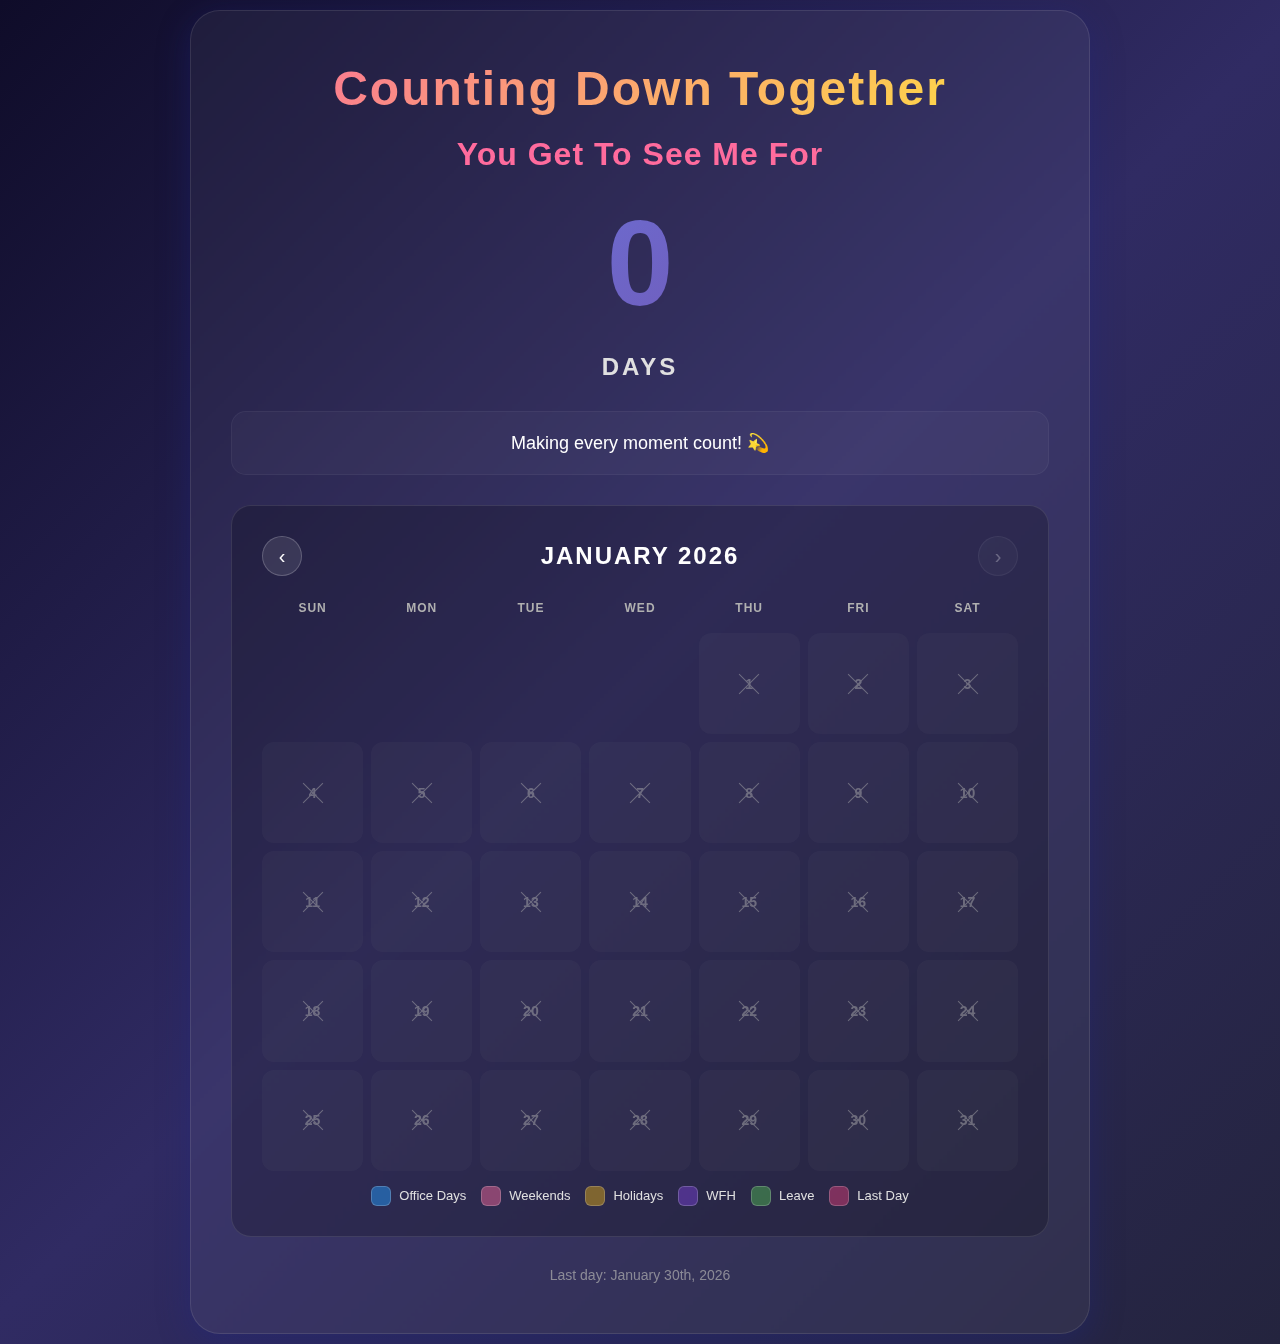
<file: index.html>
<!DOCTYPE html>
<html lang="en">
  <head>
    <meta charset="UTF-8" />
    <meta name="viewport" content="width=device-width, initial-scale=1.0" />
    <title>Days Left to See You 💫</title>
    <link rel="stylesheet" href="styles.css" />
  </head>
  <body>
    <div class="stars" id="stars"></div>

    <div class="container">
      <div class="card">
        <div class="card-content">
          <div class="header-title">Counting Down Together</div>
          <h1>You Get To See Me For</h1>
          <div class="countdown-number" id="countdown">0</div>
          <div class="days-label">Days</div>
          <div class="message" id="message">Making every moment count! 💫</div>
          <div class="calendar-container">
            <div class="calendar-header">
              <button class="nav-button" id="prevBtn">‹</button>
              <div class="month-name" id="monthName">December 2025</div>
              <button class="nav-button" id="nextBtn">›</button>
            </div>

            <div class="calendar-wrapper">
              <div class="calendar-slider" id="calendarSlider"></div>
            </div>

            <div class="legend">
              <div class="legend-item">
                <div class="legend-box office"></div>
                <span>Office Days</span>
              </div>
              <div class="legend-item">
                <div class="legend-box weekend"></div>
                <span>Weekends</span>
              </div>
              <div class="legend-item">
                <div class="legend-box holiday"></div>
                <span>Holidays</span>
              </div>
              <div class="legend-item">
                <div class="legend-box wfh"></div>
                <span>WFH</span>
              </div>
              <div class="legend-item">
                <div class="legend-box leave"></div>
                <span>Leave</span>
              </div>
              <div class="legend-item">
                <div class="legend-box last-day"></div>
                <span>Last Day</span>
              </div>
            </div>
          </div>

          <div class="footer">Last day: January 30th, 2026</div>
        </div>
      </div>
    </div>

    <script src="main.js"></script>
  </body>
</html>
</file>
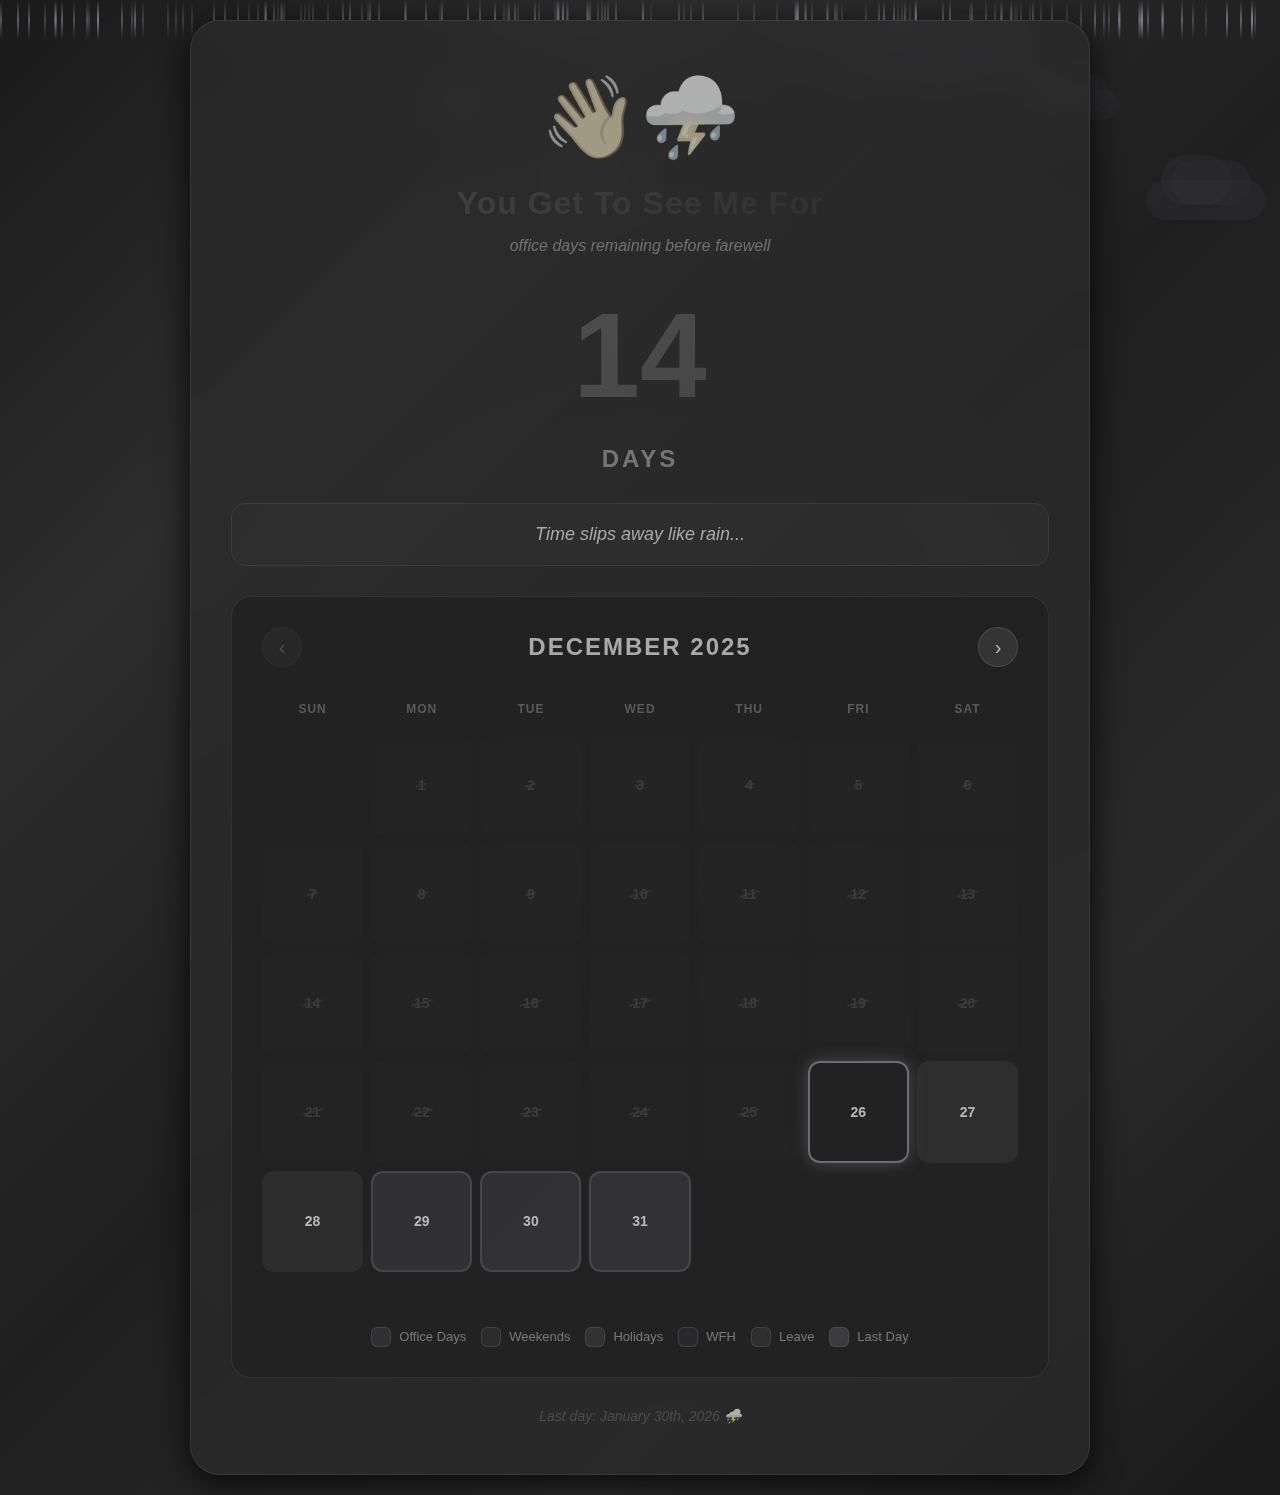
<file: index-gloomy.html>
<!DOCTYPE html>
<html lang="en">
  <head>
    <meta charset="UTF-8" />
    <meta name="viewport" content="width=device-width, initial-scale=1.0" />
    <title>Days Left to See You ⛈️</title>
    <style>
      /* Theme Variables - Stormy Farewell */
      :root {
        --primary-gradient: linear-gradient(135deg, #4a4a4a 0%, #2a2a2a 100%);
        --secondary-gradient: linear-gradient(135deg, #5a5a5a 0%, #3a3a3a 100%);
        --bg-gradient: linear-gradient(
          135deg,
          #1a1a1a 0%,
          #2d2d2d 25%,
          #1f1f1f 50%,
          #2a2a2a 75%,
          #1a1a1a 100%
        );
        --card-bg: rgba(40, 40, 40, 0.7);
        --card-border: rgba(100, 100, 100, 0.3);
        --card-shadow: 0 8px 32px 0 rgba(0, 0, 0, 0.8);
        --text-primary: #b8b8b8;
        --text-secondary: #888888;
        --text-muted: #5a5a5a;

        --rain-color: rgba(180, 180, 200, 0.6);
        --lightning-color: rgba(200, 200, 220, 0.9);
        --cloud-color: rgba(60, 60, 70, 0.4);
        --weekend-bg: rgba(70, 70, 70, 0.35);
        --holiday-bg: rgba(80, 80, 80, 0.4);
        --wfh-bg: rgba(60, 60, 70, 0.35);
        --leave-bg: rgba(75, 75, 75, 0.35);
        --office-bg: rgba(90, 90, 100, 0.3);
        --past-bg: rgba(50, 50, 50, 0.25);
        --last-day-bg: rgba(100, 100, 110, 0.45);

        --transition-smooth: all 0.3s cubic-bezier(0.4, 0, 0.2, 1);
      }

      * {
        margin: 0;
        padding: 0;
        box-sizing: border-box;
      }

      body {
        font-family: "Segoe UI", Tahoma, Geneva, Verdana, sans-serif;
        background: var(--bg-gradient);
        min-height: 100vh;
        display: flex;
        justify-content: center;
        align-items: center;
        padding: 20px;
        overflow-x: hidden;
        position: relative;
      }

      /* Storm Background */
      .storm-container {
        position: fixed;
        top: 0;
        left: 0;
        width: 100%;
        height: 100%;
        pointer-events: none;
        z-index: 1;
        overflow: hidden;
      }

      /* Dark Clouds */
      .clouds {
        position: absolute;
        width: 100%;
        height: 100%;
      }

      .cloud {
        position: absolute;
        background: var(--cloud-color);
        border-radius: 100px;
        opacity: 0.6;
        animation: driftCloud linear infinite;
      }

      .cloud::before,
      .cloud::after {
        content: "";
        position: absolute;
        background: var(--cloud-color);
        border-radius: 100px;
      }

      .cloud.small {
        width: 80px;
        height: 30px;
        top: 10%;
        animation-duration: 35s;
      }

      .cloud.small::before {
        width: 50px;
        height: 40px;
        top: -20px;
        left: 10px;
      }

      .cloud.small::after {
        width: 60px;
        height: 35px;
        top: -15px;
        right: 10px;
      }

      .cloud.medium {
        width: 120px;
        height: 40px;
        top: 20%;
        animation-duration: 45s;
      }

      .cloud.medium::before {
        width: 70px;
        height: 50px;
        top: -25px;
        left: 15px;
      }

      .cloud.medium::after {
        width: 80px;
        height: 45px;
        top: -20px;
        right: 15px;
      }

      .cloud.large {
        width: 160px;
        height: 50px;
        top: 5%;
        animation-duration: 55s;
      }

      .cloud.large::before {
        width: 90px;
        height: 60px;
        top: -30px;
        left: 20px;
      }

      .cloud.large::after {
        width: 100px;
        height: 55px;
        top: -25px;
        right: 20px;
      }

      @keyframes driftCloud {
        0% {
          left: -20%;
        }
        100% {
          left: 120%;
        }
      }

      /* Rain */
      .rain {
        position: absolute;
        width: 100%;
        height: 100%;
      }

      .raindrop {
        position: absolute;
        width: 2px;
        height: 40px;
        background: linear-gradient(
          to bottom,
          transparent,
          var(--rain-color),
          transparent
        );
        animation: fall linear infinite;
        opacity: 0.7;
      }

      @keyframes fall {
        0% {
          transform: translateY(-100px);
          opacity: 0;
        }
        10% {
          opacity: 0.7;
        }
        90% {
          opacity: 0.7;
        }
        100% {
          transform: translateY(100vh);
          opacity: 0;
        }
      }

      /* Lightning */
      .lightning {
        position: absolute;
        top: 0;
        left: 0;
        width: 100%;
        height: 100%;
        opacity: 0;
        pointer-events: none;
        z-index: 5;
      }

      .lightning.flash {
        animation: lightningFlash 0.3s ease-out;
      }

      @keyframes lightningFlash {
        0% {
          opacity: 0;
          background: transparent;
        }
        10% {
          opacity: 0.8;
          background: radial-gradient(
            ellipse at 50% 20%,
            rgba(200, 200, 220, 0.4),
            transparent 60%
          );
        }
        20% {
          opacity: 0;
        }
        30% {
          opacity: 1;
          background: radial-gradient(
            ellipse at 50% 20%,
            rgba(200, 200, 220, 0.5),
            transparent 60%
          );
        }
        50% {
          opacity: 0;
        }
      }

      .lightning-bolt {
        position: absolute;
        width: 4px;
        background: var(--lightning-color);
        box-shadow: 0 0 10px var(--lightning-color),
          0 0 20px var(--lightning-color);
        opacity: 0;
      }

      .lightning-bolt.strike {
        animation: boltStrike 0.3s ease-out;
      }

      @keyframes boltStrike {
        0% {
          opacity: 0;
        }
        10% {
          opacity: 1;
        }
        30% {
          opacity: 0;
        }
        40% {
          opacity: 1;
        }
        60% {
          opacity: 0;
        }
      }

      .container {
        position: relative;
        z-index: 2;
        max-width: 900px;
        width: 100%;
      }

      .card {
        background: var(--card-bg);
        backdrop-filter: blur(20px);
        border-radius: 30px;
        padding: 50px 40px;
        border: 1px solid var(--card-border);
        box-shadow: var(--card-shadow);
        text-align: center;
        position: relative;
        overflow: hidden;
      }

      .card::before {
        content: "";
        position: absolute;
        top: -50%;
        left: -50%;
        width: 200%;
        height: 200%;
        background: radial-gradient(
          circle,
          rgba(80, 80, 80, 0.1) 0%,
          transparent 70%
        );
        animation: rotate 40s linear infinite;
      }

      @keyframes rotate {
        0% {
          transform: rotate(0deg);
        }
        100% {
          transform: rotate(360deg);
        }
      }

      .card-content {
        position: relative;
        z-index: 1;
      }

      .emoji-header {
        font-size: 80px;
        margin-bottom: 20px;
        animation: sway 4s ease-in-out infinite;
        filter: grayscale(80%);
        opacity: 0.7;
      }

      @keyframes sway {
        0%,
        100% {
          transform: translateY(0px) rotate(-2deg);
        }
        50% {
          transform: translateY(-12px) rotate(2deg);
        }
      }

      h1 {
        font-size: 32px;
        margin-bottom: 15px;
        background: var(--primary-gradient);
        -webkit-background-clip: text;
        -webkit-text-fill-color: transparent;
        background-clip: text;
        font-weight: 700;
        letter-spacing: 1px;
        opacity: 0.95;
      }

      .subtitle {
        color: var(--text-secondary);
        font-size: 16px;
        margin-bottom: 40px;
        opacity: 0.75;
        font-style: italic;
      }

      .countdown-number {
        font-size: 120px;
        font-weight: 800;
        background: var(--secondary-gradient);
        -webkit-background-clip: text;
        -webkit-text-fill-color: transparent;
        background-clip: text;
        line-height: 1;
        margin: 30px 0;
        animation: dimPulse 4s ease-in-out infinite;
      }

      @keyframes dimPulse {
        0%,
        100% {
          opacity: 0.7;
          filter: brightness(0.9);
        }
        50% {
          opacity: 0.95;
          filter: brightness(1.1);
        }
      }

      .days-label {
        font-size: 24px;
        color: var(--text-secondary);
        font-weight: 600;
        margin-bottom: 30px;
        text-transform: uppercase;
        letter-spacing: 3px;
        opacity: 0.8;
      }

      .message {
        font-size: 18px;
        color: var(--text-primary);
        margin: 30px 0;
        padding: 20px;
        background: rgba(50, 50, 50, 0.5);
        border-radius: 15px;
        border: 1px solid rgba(100, 100, 100, 0.3);
        font-style: italic;
        opacity: 0.9;
      }

      .nav-button {
        background: rgba(70, 70, 70, 0.5);
        border: 1px solid rgba(110, 110, 110, 0.4);
        color: var(--text-primary);
        width: 40px;
        height: 40px;
        border-radius: 50%;
        cursor: pointer;
        display: flex;
        align-items: center;
        justify-content: center;
        font-size: 20px;
        transition: var(--transition-smooth);
      }

      .nav-button:hover {
        background: rgba(90, 90, 90, 0.6);
        transform: scale(1.05);
      }

      .nav-button:disabled {
        opacity: 0.3;
        cursor: not-allowed;
      }

      .nav-button:disabled:hover {
        transform: scale(1);
      }

      .calendar-container {
        margin-top: 20px;
        padding: 10px;
        border-radius: 14px;
        font-size: 14px;
        background: rgba(30, 30, 30, 0.6);
        border: 1px solid rgba(90, 90, 90, 0.3);
        position: relative;
        overflow-x: auto;
      }

      .calendar-header {
        display: flex;
        align-items: center;
        gap: 10px;
        margin-bottom: 15px;
      }

      .month-name {
        font-size: 18px;
        color: var(--text-primary);
        font-weight: 700;
        text-transform: uppercase;
        letter-spacing: 2px;
        flex: 1;
        text-align: center;
        opacity: 0.9;
      }

      .calendar-wrapper {
        overflow: hidden;
        position: relative;
      }

      .calendar-slider {
        display: flex;
        transition: transform 0.4s cubic-bezier(0.4, 0, 0.2, 1);
      }

      .calendar-slide {
        min-width: 100%;
        flex-shrink: 0;
      }

      .calendar-grid {
        display: grid;
        grid-template-columns: repeat(7, 1fr);
        gap: 3px;
        margin-bottom: 30px;
      }

      .day-header {
        color: var(--text-muted);
        font-size: 10px;
        font-weight: 600;
        padding: 6px 2px;
        text-align: center;
        text-transform: uppercase;
        letter-spacing: 1px;
      }

      .day-cell {
        aspect-ratio: 1;
        display: flex;
        align-items: center;
        justify-content: center;
        border-radius: 8px;
        font-size: 13px;
        font-weight: 600;
        color: var(--text-primary);
        position: relative;
        transition: var(--transition-smooth);
        cursor: pointer;
        border: 2px solid transparent;
        min-width: 32px;
        min-height: 32px;
        padding: 0;
      }

      .day-cell:hover:not(.empty):not(.past) {
        transform: scale(1.08);
        z-index: 10;
        filter: brightness(1.3);
      }

      .day-number {
        position: relative;
        z-index: 2;
      }

      .day-cell.empty {
        background: transparent;
      }

      .day-cell.past {
        background: var(--past-bg);
        color: var(--text-muted);
        opacity: 0.45;
      }

      .day-cell.past .day-number::after {
        content: "";
        position: absolute;
        top: 50%;
        left: -20%;
        right: -20%;
        height: 2px;
        background: var(--text-muted);
        transform: translateY(-50%) rotate(-15deg);
        opacity: 0.7;
      }

      .day-cell.today {
        border: 2px solid rgba(140, 140, 150, 0.7);
        box-shadow: 0 0 15px rgba(120, 120, 130, 0.5);
        animation: todayPulse 3s infinite;
      }

      @keyframes todayPulse {
        0%,
        100% {
          box-shadow: 0 0 15px rgba(120, 120, 130, 0.4);
        }
        50% {
          box-shadow: 0 0 22px rgba(120, 120, 130, 0.6);
        }
      }

      .day-cell.weekend {
        background: var(--weekend-bg);
      }

      .day-cell.holiday {
        background: var(--holiday-bg);
      }

      .day-cell.wfh {
        background: var(--wfh-bg);
      }

      .day-cell.leave {
        background: var(--leave-bg);
      }

      .day-cell.office {
        background: var(--office-bg);
        border: 2px solid rgba(100, 100, 110, 0.4);
      }

      .day-cell.last-day {
        background: var(--last-day-bg);
        border: 2px solid rgba(130, 130, 140, 0.7);
        animation: lastDayGlow 3s infinite;
      }

      @keyframes lastDayGlow {
        0%,
        100% {
          box-shadow: 0 0 12px rgba(120, 120, 130, 0.5);
        }
        50% {
          box-shadow: 0 0 20px rgba(120, 120, 130, 0.7);
        }
      }

      .legend {
        display: flex;
        flex-wrap: wrap;
        justify-content: center;
        gap: 6px;
        margin-top: 12px;
      }

      .legend-item {
        display: flex;
        align-items: center;
        gap: 4px;
        font-size: 11px;
        color: var(--text-secondary);
        opacity: 0.85;
      }

      .legend-box {
        width: 14px;
        height: 14px;
        border-radius: 4px;
        border: 1px solid rgba(110, 110, 110, 0.4);
      }

      .legend-box.office {
        background: var(--office-bg);
      }
      .legend-box.weekend {
        background: var(--weekend-bg);
      }
      .legend-box.holiday {
        background: var(--holiday-bg);
      }
      .legend-box.wfh {
        background: var(--wfh-bg);
      }
      .legend-box.leave {
        background: var(--leave-bg);
      }
      .legend-box.last-day {
        background: var(--last-day-bg);
      }

      .footer {
        margin-top: 30px;
        color: var(--text-muted);
        font-size: 14px;
        opacity: 0.7;
        font-style: italic;
      }

      @media (min-width: 600px) {
        .calendar-container {
          padding: 30px;
          border-radius: 20px;
          font-size: 16px;
        }
        .calendar-header {
          flex-direction: row;
          gap: 0;
          margin-bottom: 25px;
          align-items: center;
          justify-content: space-between;
        }
        .month-name {
          font-size: 24px;
        }
        .calendar-grid {
          gap: 8px;
        }
        .day-header {
          font-size: 12px;
          padding: 10px 5px;
        }
        .day-cell {
          min-width: unset;
          min-height: unset;
          font-size: 14px;
          border-radius: 12px;
        }
        .legend {
          gap: 15px;
          margin-top: 25px;
        }
        .legend-item {
          font-size: 13px;
          gap: 8px;
        }
        .legend-box {
          width: 20px;
          height: 20px;
          border-radius: 6px;
        }
        .card {
          padding: 50px 40px;
        }
      }

      @media (max-width: 600px) {
        .countdown-number {
          font-size: 80px;
        }
        h1 {
          font-size: 24px;
        }
        .emoji-header {
          font-size: 60px;
        }
        .calendar-grid {
          gap: 5px;
        }
        .day-cell {
          font-size: 12px;
        }
        .legend {
          gap: 10px;
        }
        .legend-item {
          font-size: 11px;
        }
        .card {
          padding: 30px 20px;
        }
        .calendar-container {
          padding: 10px;
        }
      }
    </style>
  </head>
  <body>
    <div class="storm-container" id="stormContainer">
      <div class="clouds" id="clouds"></div>
      <div class="rain" id="rain"></div>
      <div class="lightning" id="lightning"></div>
    </div>

    <div class="container">
      <div class="card">
        <div class="card-content">
          <div class="emoji-header">👋⛈️</div>
          <h1>You Get To See Me For</h1>
          <p class="subtitle">office days remaining before farewell</p>

          <div class="countdown-number" id="countdown">0</div>
          <div class="days-label">Days</div>

          <div class="message" id="message">Making every moment count...</div>

          <div class="calendar-container">
            <div class="calendar-header">
              <button class="nav-button" id="prevBtn">‹</button>
              <div class="month-name" id="monthName">December 2025</div>
              <button class="nav-button" id="nextBtn">›</button>
            </div>

            <div class="calendar-wrapper">
              <div class="calendar-slider" id="calendarSlider"></div>
            </div>

            <div class="legend">
              <div class="legend-item">
                <div class="legend-box office"></div>
                <span>Office Days</span>
              </div>
              <div class="legend-item">
                <div class="legend-box weekend"></div>
                <span>Weekends</span>
              </div>
              <div class="legend-item">
                <div class="legend-box holiday"></div>
                <span>Holidays</span>
              </div>
              <div class="legend-item">
                <div class="legend-box wfh"></div>
                <span>WFH</span>
              </div>
              <div class="legend-item">
                <div class="legend-box leave"></div>
                <span>Leave</span>
              </div>
              <div class="legend-item">
                <div class="legend-box last-day"></div>
                <span>Last Day</span>
              </div>
            </div>
          </div>

          <div class="footer">Last day: January 30th, 2026 ⛈️</div>
        </div>
      </div>
    </div>

    <script>
      // Create clouds
      const cloudsContainer = document.getElementById("clouds");
      const cloudTypes = ["small", "medium", "large"];
      const cloudCount = 8;

      for (let i = 0; i < cloudCount; i++) {
        const cloud = document.createElement("div");
        cloud.className = `cloud ${
          cloudTypes[Math.floor(Math.random() * cloudTypes.length)]
        }`;
        cloud.style.left = Math.random() * 120 - 20 + "%";
        cloud.style.animationDelay = Math.random() * 10 + "s";
        cloudsContainer.appendChild(cloud);
      }

      // Create rain
      const rainContainer = document.getElementById("rain");
      for (let i = 0; i < 150; i++) {
        const raindrop = document.createElement("div");
        raindrop.className = "raindrop";
        raindrop.style.left = Math.random() * 100 + "%";
        raindrop.style.animationDuration = Math.random() * 0.5 + 0.8 + "s";
        raindrop.style.animationDelay = Math.random() * 2 + "s";
        raindrop.style.opacity = Math.random() * 0.5 + 0.3;
        rainContainer.appendChild(raindrop);
      }

      // Lightning effect
      const lightningEl = document.getElementById("lightning");
      function createLightning() {
        lightningEl.classList.add("flash");
        setTimeout(() => {
          lightningEl.classList.remove("flash");
        }, 300);
      }

      // Random lightning strikes
      function randomLightning() {
        createLightning();
        const nextStrike = Math.random() * 8000 + 5000; // 5-13 seconds
        setTimeout(randomLightning, nextStrike);
      }
      setTimeout(randomLightning, 3000);

      // Calendar data
      const today = new Date("2025-12-26");
      const holidays = new Set(["2026-01-01", "2026-01-14", "2026-01-26"]);
      const wfhDays = new Set([
        "2026-01-22",
        "2026-01-23",
        "2026-01-27",
        "2026-01-28",
        "2026-01-29",
      ]);
      const leaveDays = new Set(["2026-01-02", "2026-01-05", "2026-01-21"]);
      const lastDayDate = "2026-01-30";

      const months = [
        { year: 2025, month: 11, name: "December 2025", days: 31, startDay: 1 },
        { year: 2026, month: 0, name: "January 2026", days: 31, startDay: 4 },
      ];

      let currentMonthIndex = 0;

      function isWeekend(date) {
        const day = date.getDay();
        return day === 0 || day === 6;
      }

      function calculateOfficeDays() {
        const lastDay = new Date("2026-01-30");
        let officeDays = 0;
        let currentDate = new Date(today);
        currentDate.setDate(currentDate.getDate() + 1);

        while (currentDate <= lastDay) {
          const dateStr = currentDate.toISOString().split("T")[0];

          if (
            !isWeekend(currentDate) &&
            !holidays.has(dateStr) &&
            !wfhDays.has(dateStr) &&
            !leaveDays.has(dateStr)
          ) {
            officeDays++;
          }

          currentDate.setDate(currentDate.getDate() + 1);
        }

        return officeDays;
      }

      function createCalendar(monthData) {
        const slide = document.createElement("div");
        slide.className = "calendar-slide";

        const grid = document.createElement("div");
        grid.className = "calendar-grid";

        const dayHeaders = ["Sun", "Mon", "Tue", "Wed", "Thu", "Fri", "Sat"];
        dayHeaders.forEach((day) => {
          const header = document.createElement("div");
          header.className = "day-header";
          header.textContent = day;
          grid.appendChild(header);
        });

        for (let i = 0; i < monthData.startDay; i++) {
          const emptyCell = document.createElement("div");
          emptyCell.className = "day-cell empty";
          grid.appendChild(emptyCell);
        }

        for (let day = 1; day <= monthData.days; day++) {
          const cell = document.createElement("div");
          cell.className = "day-cell";

          const dateStr = `${monthData.year}-${String(
            monthData.month + 1
          ).padStart(2, "0")}-${String(day).padStart(2, "0")}`;
          const currentDate = new Date(dateStr);
          const isPast = currentDate < today;
          const isToday = dateStr === today.toISOString().split("T")[0];

          const dayNumber = document.createElement("div");
          dayNumber.className = "day-number";
          dayNumber.textContent = day;

          if (isToday) {
            cell.classList.add("today");
          } else if (isPast) {
            cell.classList.add("past");
          } else if (dateStr === lastDayDate) {
            cell.classList.add("last-day");
          } else if (holidays.has(dateStr)) {
            cell.classList.add("holiday");
          } else if (leaveDays.has(dateStr)) {
            cell.classList.add("leave");
          } else if (wfhDays.has(dateStr)) {
            cell.classList.add("wfh");
          } else if (isWeekend(currentDate)) {
            cell.classList.add("weekend");
          } else {
            cell.classList.add("office");
          }

          cell.appendChild(dayNumber);
          grid.appendChild(cell);
        }

        slide.appendChild(grid);
        return slide;
      }

      function renderCalendars() {
        const slider = document.getElementById("calendarSlider");
        slider.innerHTML = "";

        months.forEach((month) => {
          const calendar = createCalendar(month);
          slider.appendChild(calendar);
        });

        updateCalendarView();
      }

      function updateCalendarView() {
        const slider = document.getElementById("calendarSlider");
        const monthName = document.getElementById("monthName");
        const prevBtn = document.getElementById("prevBtn");
        const nextBtn = document.getElementById("nextBtn");

        slider.style.transform = `translateX(-${currentMonthIndex * 100}%)`;
        monthName.textContent = months[currentMonthIndex].name;

        prevBtn.disabled = currentMonthIndex === 0;
        nextBtn.disabled = currentMonthIndex === months.length - 1;
      }

      document.getElementById("prevBtn").addEventListener("click", () => {
        if (currentMonthIndex > 0) {
          currentMonthIndex--;
          updateCalendarView();
        }
      });

      document.getElementById("nextBtn").addEventListener("click", () => {
        if (currentMonthIndex < months.length - 1) {
          currentMonthIndex++;
          updateCalendarView();
        }
      });

      const countdownEl = document.getElementById("countdown");
      const messageEl = document.getElementById("message");
      const daysLeft = calculateOfficeDays();

      countdownEl.textContent = daysLeft;

      const messages = [
        "Time slips away like rain...",
        "Every moment matters now...",
        "The storm reminds us nothing lasts forever...",
        "Treasuring these final days...",
        "Soon only memories will remain...",
      ];

      if (daysLeft === 0) {
        messageEl.textContent = "Today is the last day... farewell.";
      } else {
        messageEl.textContent =
          messages[Math.floor(Math.random() * messages.length)];
      }

      renderCalendars();
    </script>
  </body>
</html>
</file>
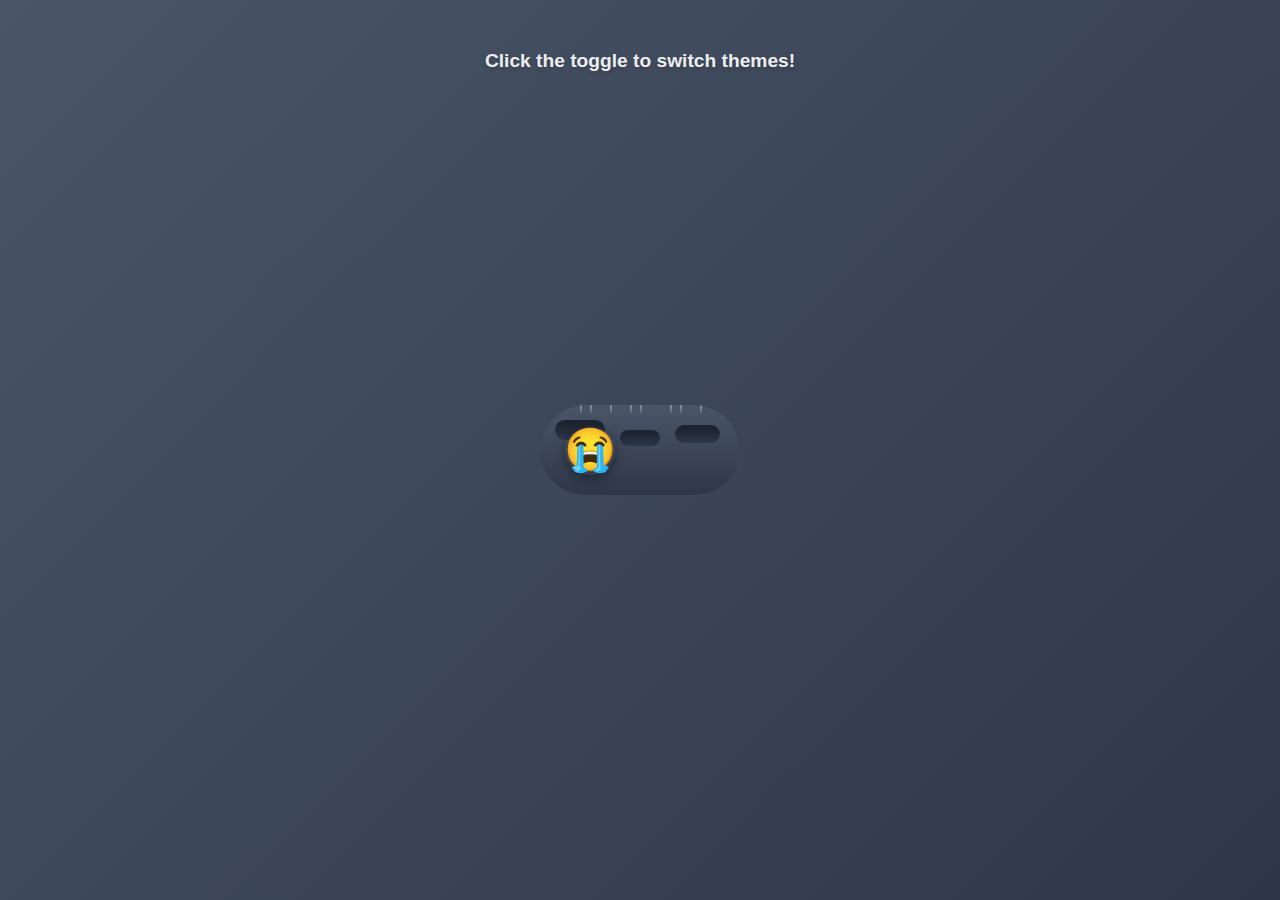
<file: test.html>
<!DOCTYPE html>
<html lang="en">
  <head>
    <meta charset="UTF-8" />
    <meta name="viewport" content="width=device-width, initial-scale=1.0" />
    <title>Theme Toggle Slider</title>
    <style>
      * {
        margin: 0;
        padding: 0;
        box-sizing: border-box;
      }

      body {
        font-family: -apple-system, BlinkMacSystemFont, "Segoe UI", sans-serif;
        min-height: 100vh;
        display: flex;
        align-items: center;
        justify-content: center;
        background: linear-gradient(135deg, #4a5568 0%, #2d3748 100%);
        transition: background 0.6s ease;
      }

      body.light-mode {
        background: linear-gradient(135deg, #364bba 0%, #a979d9 100%);
      }

      .toggle-container {
        position: relative;
        width: 200px;
        height: 90px;
        cursor: pointer;
        user-select: none;
      }

      /* Switch body background */
      .switch-background {
        position: absolute;
        width: 100%;
        height: 100%;
        border-radius: 50px;
        overflow: hidden;
        box-shadow: inset 0px 6px 8px 3px rgba(0, 0, 0, 0.25);
      }

      /* Night side (default) */
      .night-side {
        position: absolute;
        width: 100%;
        height: 100%;
        background: linear-gradient(180deg, #4a5568 0%, #2d3748 100%);
        border-radius: 50px;
        transition: opacity 0.5s ease;
        opacity: 1;
      }

      /* Day side */
      .day-side {
        position: absolute;
        width: 100%;
        height: 100%;
        background: linear-gradient(180deg, #364bba 0%, #a979d9 100%);
        border-radius: 50px;
        transition: opacity 0.5s ease;
        opacity: 0;
      }

      body.light-mode .night-side {
        opacity: 0;
      }

      body.light-mode .day-side {
        opacity: 1;
      }

      /* Scenery elements for night mode */
      .scenery {
        position: absolute;
        width: 100%;
        height: 100%;
        pointer-events: none;
        transition: opacity 0.5s ease;
      }

      .night-scenery {
        opacity: 0;
      }

      body.light-mode .night-scenery {
        opacity: 1;
      }

      .sad-scenery {
        opacity: 1;
      }

      body.light-mode .sad-scenery {
        opacity: 0;
      }

      /* Mountains */
      .mountain {
        position: absolute;
        bottom: 0;
        background: linear-gradient(180deg, #6783ca 29.02%, #271b59 100%);
      }

      .mountain-1 {
        left: 10%;
        width: 40px;
        height: 35px;
        clip-path: polygon(50% 0%, 0% 100%, 100% 100%);
      }

      .mountain-2 {
        left: 35%;
        width: 45px;
        height: 38px;
        clip-path: polygon(50% 0%, 0% 100%, 100% 100%);
      }

      .mountain-3 {
        right: 15%;
        width: 50px;
        height: 42px;
        clip-path: polygon(50% 0%, 0% 100%, 100% 100%);
      }

      /* Rain clouds for sad mode */
      .rain-cloud {
        position: absolute;
        background: linear-gradient(180deg, #1a202c 0%, #2d3748 100%);
        border-radius: 50px;
      }

      .rain-cloud-1 {
        width: 50px;
        height: 20px;
        left: 15px;
        top: 15px;
      }

      .rain-cloud-2 {
        width: 45px;
        height: 18px;
        right: 20px;
        top: 20px;
      }

      .rain-cloud-3 {
        width: 40px;
        height: 16px;
        left: 50%;
        transform: translateX(-50%);
        top: 25px;
      }

      /* Rain drops */
      .rain {
        position: absolute;
        width: 100%;
        height: 100%;
      }

      .rain-drop {
        position: absolute;
        width: 2px;
        height: 10px;
        background: linear-gradient(
          180deg,
          rgba(255, 255, 255, 0.4) 0%,
          transparent 100%
        );
        border-radius: 2px;
        animation: fall linear infinite;
      }

      @keyframes fall {
        0% {
          transform: translateY(-10px);
          opacity: 0;
        }
        10% {
          opacity: 1;
        }
        100% {
          transform: translateY(90px);
          opacity: 0;
        }
      }

      .rain-drop:nth-child(1) {
        left: 20%;
        animation-duration: 1s;
        animation-delay: 0s;
      }
      .rain-drop:nth-child(2) {
        left: 35%;
        animation-duration: 1.2s;
        animation-delay: 0.2s;
      }
      .rain-drop:nth-child(3) {
        left: 50%;
        animation-duration: 0.9s;
        animation-delay: 0.4s;
      }
      .rain-drop:nth-child(4) {
        left: 65%;
        animation-duration: 1.1s;
        animation-delay: 0.1s;
      }
      .rain-drop:nth-child(5) {
        left: 80%;
        animation-duration: 1s;
        animation-delay: 0.3s;
      }
      .rain-drop:nth-child(6) {
        left: 25%;
        animation-duration: 1.3s;
        animation-delay: 0.5s;
      }
      .rain-drop:nth-child(7) {
        left: 45%;
        animation-duration: 0.95s;
        animation-delay: 0.15s;
      }
      .rain-drop:nth-child(8) {
        left: 70%;
        animation-duration: 1.15s;
        animation-delay: 0.35s;
      }

      /* Trees */
      .trees {
        position: absolute;
        bottom: 10px;
        left: 15px;
        right: 15px;
        height: 25px;
        display: flex;
        gap: 4px;
        align-items: flex-end;
      }

      .tree {
        width: 3px;
        background: linear-gradient(
          180deg,
          #111f51 0%,
          rgba(131, 69, 159, 0) 100%
        );
        border-radius: 0.5px;
      }

      /* Stars */
      .stars {
        position: absolute;
        width: 100%;
        height: 100%;
      }

      .star {
        position: absolute;
        background: linear-gradient(
          180deg,
          #fffeda 0%,
          rgba(255, 254, 218, 0.59) 100%
        );
        border-radius: 50%;
        animation: twinkle 3s ease-in-out infinite;
      }

      @keyframes twinkle {
        0%,
        100% {
          opacity: 1;
        }
        50% {
          opacity: 0.3;
        }
      }

      .star:nth-child(1) {
        width: 2px;
        height: 2px;
        left: 70%;
        top: 15%;
        animation-delay: 0s;
      }
      .star:nth-child(2) {
        width: 3px;
        height: 3px;
        left: 48%;
        top: 42%;
        animation-delay: 0.5s;
      }
      .star:nth-child(3) {
        width: 3px;
        height: 3px;
        left: 88%;
        top: 24%;
        animation-delay: 1s;
      }
      .star:nth-child(4) {
        width: 1px;
        height: 1px;
        left: 81%;
        top: 23%;
        animation-delay: 1.5s;
      }
      .star:nth-child(5) {
        width: 3px;
        height: 3px;
        left: 28%;
        top: 32%;
        animation-delay: 2s;
      }
      .star:nth-child(6) {
        width: 4px;
        height: 4px;
        left: 33%;
        top: 13%;
        animation-delay: 2.5s;
      }
      .star:nth-child(7) {
        width: 2px;
        height: 2px;
        left: 25%;
        top: 16%;
        animation-delay: 0.8s;
      }
      .star:nth-child(8) {
        width: 2px;
        height: 2px;
        left: 18%;
        top: 37%;
        animation-delay: 1.3s;
      }
      .star:nth-child(9) {
        width: 3px;
        height: 3px;
        left: 50%;
        top: 23%;
        animation-delay: 1.8s;
      }
      .star:nth-child(10) {
        width: 4px;
        height: 4px;
        left: 78%;
        top: 9%;
        animation-delay: 2.3s;
      }

      /* Sun for day mode */
      .sun {
        position: absolute;
        width: 30px;
        height: 30px;
        right: 20px;
        top: 15px;
        background: radial-gradient(circle, #ffe66d 0%, #ffa500 100%);
        border-radius: 50%;
        box-shadow: 0 0 20px rgba(255, 230, 109, 0.6);
        opacity: 0;
        transition: opacity 0.5s ease;
      }

      body.light-mode .sun {
        opacity: 0;
      }

      /* Moon for happy night mode */
      .moon {
        position: absolute;
        width: 25px;
        height: 25px;
        right: 25px;
        top: 18px;
        background: radial-gradient(circle, #f4e5c2 0%, #e8d5a8 100%);
        border-radius: 50%;
        box-shadow: 0 0 15px rgba(244, 229, 194, 0.5);
        opacity: 0;
        transition: opacity 0.5s ease;
      }

      body.light-mode .moon {
        opacity: 1;
      }

      /* Clouds for day mode */
      .clouds {
        position: absolute;
        width: 100%;
        height: 100%;
        opacity: 0;
        transition: opacity 0.5s ease;
      }

      body.light-mode .clouds {
        opacity: 1;
      }

      .cloud {
        position: absolute;
        background: rgba(255, 255, 255, 0.7);
        border-radius: 50px;
      }

      .cloud-1 {
        width: 30px;
        height: 12px;
        left: 20px;
        top: 20px;
      }

      .cloud-2 {
        width: 25px;
        height: 10px;
        left: 70px;
        top: 30px;
      }

      /* Slider toggle button */
      .slider-toggle {
        position: absolute;
        width: 50px;
        height: 50px;
        border-radius: 50%;
        top: 20px;
        left: 25px;
        transition: transform 0.4s cubic-bezier(0.68, -0.55, 0.265, 1.55);
        box-shadow: 0 4px 12px rgba(0, 0, 0, 0.4);
        display: flex;
        align-items: center;
        justify-content: center;
        font-size: 42px;
        z-index: 10;
        background: transparent;
      }

      body.light-mode .slider-toggle {
        transform: translateX(125px);
      }

      /* Emoji faces */
      .emoji {
        transition: opacity 0.3s ease, transform 0.3s ease;
        line-height: 1;
      }

      .emoji-night {
        position: absolute;
        opacity: 0;
      }

      .emoji-day {
        position: absolute;
        opacity: 1;
      }

      body.light-mode .emoji-night {
        opacity: 1;
      }

      body.light-mode .emoji-day {
        opacity: 0;
      }

      /* Responsive */
      @media (max-width: 600px) {
        .toggle-container {
          width: 160px;
          height: 72px;
        }

        .slider-toggle {
          width: 40px;
          height: 40px;
          top: 16px;
          left: 20px;
          font-size: 20px;
        }

        body.light-mode .slider-toggle {
          transform: translateX(100px);
          font-size: 32px;
        }
      }

      /* Demo text */
      .demo-text {
        position: absolute;
        top: 50px;
        left: 50%;
        transform: translateX(-50%);
        color: white;
        font-size: 1.2rem;
        font-weight: 600;
        text-shadow: 0 2px 4px rgba(0, 0, 0, 0.2);
        opacity: 0.9;
      }
    </style>
  </head>
  <body>
    <div class="demo-text">Click the toggle to switch themes!</div>

    <div class="toggle-container" id="toggleContainer">
      <div class="switch-background">
        <!-- Night background -->
        <div class="night-side"></div>

        <!-- Day background -->
        <div class="day-side"></div>

        <!-- Sad scenery (rain and storm) -->
        <div class="scenery sad-scenery">
          <div class="rain-cloud rain-cloud-1"></div>
          <div class="rain-cloud rain-cloud-2"></div>
          <div class="rain-cloud rain-cloud-3"></div>
          <div class="rain">
            <div class="rain-drop"></div>
            <div class="rain-drop"></div>
            <div class="rain-drop"></div>
            <div class="rain-drop"></div>
            <div class="rain-drop"></div>
            <div class="rain-drop"></div>
            <div class="rain-drop"></div>
            <div class="rain-drop"></div>
          </div>
        </div>

        <!-- Night scenery -->
        <div class="scenery night-scenery">
          <div class="stars">
            <div class="star"></div>
            <div class="star"></div>
            <div class="star"></div>
            <div class="star"></div>
            <div class="star"></div>
            <div class="star"></div>
            <div class="star"></div>
            <div class="star"></div>
            <div class="star"></div>
            <div class="star"></div>
          </div>
          <div class="mountain mountain-1"></div>
          <div class="mountain mountain-2"></div>
          <div class="mountain mountain-3"></div>
          <div class="trees">
            <div class="tree" style="height: 18px"></div>
            <div class="tree" style="height: 20px"></div>
            <div class="tree" style="height: 15px"></div>
            <div class="tree" style="height: 22px"></div>
            <div class="tree" style="height: 19px"></div>
            <div class="tree" style="height: 17px"></div>
            <div class="tree" style="height: 21px"></div>
            <div class="tree" style="height: 16px"></div>
            <div class="tree" style="height: 20px"></div>
            <div class="tree" style="height: 18px"></div>
          </div>
        </div>

        <!-- Day scenery -->
        <div class="moon"></div>
      </div>

      <!-- Slider button with emoji -->
      <div class="slider-toggle">
        <span class="emoji emoji-day">😭</span>
        <span class="emoji emoji-night">🙂</span>
      </div>
    </div>

    <script>
      const toggleContainer = document.getElementById("toggleContainer");
      const body = document.body;

      toggleContainer.addEventListener("click", () => {
        body.classList.toggle("light-mode");
      });
    </script>
  </body>
</html>
</file>
<file: styles.css>
/* Theme Variables */
:root {
  --primary-gradient: linear-gradient(135deg, #667eea 0%, #764ba2 100%);
  --secondary-gradient: linear-gradient(135deg, #f093fb 0%, #f5576c 100%);
  --accent-gradient: linear-gradient(135deg, #4facfe 0%, #00f2fe 100%);
  --warm-gradient: linear-gradient(135deg, #fa709a 0%, #fee140 100%);
  --bg-color: #0f0c29;
  --bg-gradient: linear-gradient(135deg, #0f0c29, #302b63, #24243e);
  --card-bg: rgba(255, 255, 255, 0.05);
  --card-border: rgba(255, 255, 255, 0.1);
  --card-shadow: 0 8px 32px 0 rgba(31, 38, 135, 0.37);
  --text-primary: #ffffff;
  --text-secondary: #e0e0e0;
  --text-muted: #b0b0b0;

  --message-bg: rgba(255, 255, 255, 0.03);
  --message-border: rgba(255, 255, 255, 0.05);

  --calendar-container-bg: rgba(0, 0, 0, 0.2);
  --calendar-container-border: rgba(255, 255, 255, 0.1);
  --calendar-day-pulse-shadow-from: rgba(255, 107, 157, 0.5);
  --calendar-day-pulse-shadow-to: rgba(255, 107, 157, 0.8);
  --calendar-day-office-border: rgba(33, 150, 243, 0.4);
  --calendar-legend-border: rgba(255, 255, 255, 0.2);
  --calendar-nav-button-bg: rgba(255, 255, 255, 0.1);
  --calendar-nav-button-hover-bg: rgba(255, 255, 255, 0.2);

  --star-color: #ffd700;
  --heart-color: #ff6b9d;
  --weekend-bg: rgba(255, 107, 157, 0.45);
  --holiday-bg: rgba(255, 193, 7, 0.4);
  --wfh-bg: rgba(103, 58, 183, 0.6);
  --leave-bg: rgba(76, 175, 80, 0.5);
  --ooo-bg: #1e060480;
  /* --ooo-bg: rgba(42, 39, 34, 0.5); */
  --office-bg: rgba(33, 150, 243, 0.5);
  --past-bg: rgba(158, 158, 158, 0.1);
  --last-day-bg: rgba(255, 64, 129, 0.4);

  /* ...existing variables... */
  --rain-color: rgba(180, 180, 200, 0.6);
  --lightning-color: rgba(200, 200, 220, 0.9);
  --cloud-color: rgba(60, 60, 70, 0.4);

  --transition-smooth: all 0.3s cubic-bezier(0.4, 0, 0.2, 1);
  --transition-bounce: all 0.5s cubic-bezier(0.68, -0.55, 0.265, 1.55);

  /* Sad theme variables - Monochrome Gray Depression */
  --sad-bg-gradient: linear-gradient(
    135deg,
    #1a1a1a 0%,
    #2d2d2d 25%,
    #1f1f1f 50%,
    #2a2a2a 75%,
    #1a1a1a 100%
  );
  --sad-card-bg: rgba(40, 40, 40, 0.7);
  --sad-card-border: rgba(100, 100, 100, 0.3);
  --sad-card-shadow: 0 8px 32px 0 rgba(0, 0, 0, 0.8);
  --sad-text-primary: #b8b8b8;
  --sad-text-secondary: #888888;
  --sad-text-muted: #5a5a5a;
  --sad-countdown-gradient: linear-gradient(135deg, #eee0e0 0%, #2a2a2a 100%);
  --sad-header-gradient: linear-gradient(135deg, #5a5a5a 0%, #3a3a3a 100%);
  --sad-message-bg: rgba(40, 40, 40, 0.6);
  --sad-message-border: rgba(100, 100, 100, 0.25);
  --sad-weekend-bg: rgba(170, 110, 140, 0.42);
  --sad-holiday-bg: rgba(190, 170, 110, 0.48);
  --sad-wfh-bg: rgba(130, 115, 170, 0.52);
  --sad-leave-bg: rgba(115, 160, 125, 0.48);
  --sad-ooo-bg: rgba(80, 80, 80, 0.4);
  --sad-office-bg: rgba(100, 145, 185, 0.48);
  --sad-past-bg: rgba(75, 75, 75, 0.32);
  --sad-last-day-bg: rgba(200, 110, 145, 0.62);
  --sad-calendar-container-bg: rgba(30, 30, 30, 0.5);
  --sad-calendar-container-border: rgba(100, 100, 100, 0.25);
  --sad-calendar-nav-button-bg: rgba(70, 70, 70, 0.4);
  --sad-calendar-nav-button-hover-bg: rgba(90, 90, 90, 0.5);
  --sad-calendar-legend-border: rgba(100, 100, 100, 0.3);
  --sad-today-border: #888888;
  --sad-today-shadow: rgba(136, 136, 136, 0.4);
  --sad-office-border: rgba(90, 90, 100, 0.4);
}
/* rgb(18 27 71 / 21%) */
/* Sad theme overrides */
body.sad-mode {
  background: var(--sad-bg-gradient);
}

body.sad-mode .card {
  background: var(--sad-card-bg);
  border: 1px solid var(--sad-card-border);
  box-shadow: none;
}

body.sad-mode .header-title {
  background: linear-gradient(135deg, #6c757d 0%, #495057 100%);
  background-clip: text;
  -webkit-background-clip: text;
  -webkit-text-fill-color: transparent;
}

body.sad-mode h1 {
  color: var(--sad-text-primary);
}

body.sad-mode .countdown-number {
  background: var(--sad-countdown-gradient);
  -webkit-background-clip: text;
  -webkit-text-fill-color: transparent;
  background-clip: text;
}

body.sad-mode .days-label,
body.sad-mode .month-name,
body.sad-mode .footer {
  color: var(--sad-text-secondary);
}

body.sad-mode .message {
  background: var(--sad-message-bg);
  border: 1px solid var(--sad-card-border);
  color: var(--sad-text-primary);
}

body.sad-mode .day-cell {
  color: var(--sad-text-primary);
}

body.sad-mode .day-cell.weekend {
  background: var(--sad-weekend-bg);
}

body.sad-mode .day-cell.holiday {
  background: var(--sad-holiday-bg);
}

body.sad-mode .day-cell.wfh {
  background: var(--sad-wfh-bg);
}

body.sad-mode .day-cell.leave {
  background: var(--sad-leave-bg);
}

body.sad-mode .day-cell.ooo {
  background: var(--sad-ooo-bg);
} 
body.sad-mode .day-cell.office {
  background: var(--sad-office-bg);
  border: 2px solid rgba(100, 110, 120, 0.3);
}

body.sad-mode .day-cell.last-day {
  background: var(--sad-last-day-bg);
  border: 2px solid var(--sad-text-secondary);
}

body.sad-mode .day-cell.today {
  border: 2px solid var(--sad-text-secondary);
  box-shadow: 0 0 20px rgba(100, 110, 120, 0.4);
}

body.sad-mode .calendar-container {
  background: rgba(30, 40, 50, 0.3);
  border: 1px solid rgba(100, 110, 120, 0.2);
}

body.sad-mode .nav-button {
  background: rgba(70, 80, 90, 0.3);
  border: 1px solid rgba(100, 110, 120, 0.2);
  color: var(--sad-text-primary);
}

body.sad-mode .nav-button:hover {
  background: rgba(90, 100, 110, 0.4);
}

body.sad-mode .legend-item {
  color: var(--sad-text-secondary);
}

body.sad-mode .day-header {
  color: var(--sad-text-secondary);
}

* {
  margin: 0;
  padding: 0;
  box-sizing: border-box;
}

body {
  font-family: "Segoe UI", Tahoma, Geneva, Verdana, sans-serif;
  background: var(--bg-gradient);
  min-height: 100vh;
  display: flex;
  justify-content: center;
  align-items: center;
  padding: 10px;
  overflow-x: hidden;
  position: relative;
}

.toggle-container {
  position: relative;
  width: 200px;
  height: 90px;
  cursor: pointer;
  user-select: none;
}

/* Switch body background */
.switch-background {
  position: absolute;
  width: 100%;
  height: 100%;
  border-radius: 50px;
  overflow: hidden;
  box-shadow: inset 0px 6px 8px 3px rgba(0, 0, 0, 0.25);
}

/* Night side (default) */
.night-side {
  position: absolute;
  width: 100%;
  height: 100%;
  background: linear-gradient(180deg, #4a5568 0%, #2d3748 100%);
  border-radius: 50px;
  transition: opacity 0.5s ease;
  opacity: 0;
}

/* Day side */
.day-side {
  position: absolute;
  width: 100%;
  height: 100%;
  background: linear-gradient(180deg, #364bba 0%, #a979d9 100%);
  border-radius: 50px;
  transition: opacity 0.5s ease;
  opacity: 1;
}

body.light-mode .night-side {
  opacity: 1;
}

body.light-mode .day-side {
  opacity: 0;
}

/* Scenery elements for night mode */
.scenery {
  position: absolute;
  width: 100%;
  height: 100%;
  pointer-events: none;
  transition: opacity 0.5s ease;
}

.night-scenery {
  opacity: 1;
}

body.light-mode .night-scenery {
  opacity: 0;
}

.sad-scenery {
  opacity: 0;
}

body.light-mode .sad-scenery {
  opacity: 1;
}

/* Mountains */
.mountain {
  position: absolute;
  bottom: 0;
  background: linear-gradient(180deg, #6783ca 29.02%, #271b59 100%);
}

.mountain-1 {
  left: 10%;
  width: 40px;
  height: 35px;
  clip-path: polygon(50% 0%, 0% 100%, 100% 100%);
}

.mountain-2 {
  left: 35%;
  width: 45px;
  height: 38px;
  clip-path: polygon(50% 0%, 0% 100%, 100% 100%);
}

.mountain-3 {
  right: 15%;
  width: 50px;
  height: 42px;
  clip-path: polygon(50% 0%, 0% 100%, 100% 100%);
}

/* Rain clouds for sad mode */
.rain-cloud {
  position: absolute;
  background: linear-gradient(180deg, #1a202c 0%, #2d3748 100%);
  border-radius: 50px;
}

.rain-cloud-1 {
  width: 50px;
  height: 20px;
  left: 15px;
  top: 15px;
}

.rain-cloud-2 {
  width: 45px;
  height: 18px;
  right: 20px;
  top: 20px;
}

.rain-cloud-3 {
  width: 40px;
  height: 16px;
  left: 50%;
  transform: translateX(-50%);
  top: 25px;
}

/* Rain drops */
.rain {
  position: absolute;
  width: 100%;
  height: 100%;
}

.rain-drop {
  position: absolute;
  width: 2px;
  height: 10px;
  background: linear-gradient(
    180deg,
    rgba(255, 255, 255, 0.4) 0%,
    transparent 100%
  );
  border-radius: 2px;
  animation: fall linear infinite;
}

@keyframes fall {
  0% {
    transform: translateY(-10px);
    opacity: 0;
  }
  10% {
    opacity: 1;
  }
  100% {
    transform: translateY(90px);
    opacity: 0;
  }
}

.rain-drop:nth-child(1) {
  left: 20%;
  animation-duration: 4s;      /* Changed from 2s */
  animation-delay: 0s;
}
.rain-drop:nth-child(2) {
  left: 35%;
  animation-duration: 4.8s;    /* Changed from 2.4s */
  animation-delay: 0.2s;
}
.rain-drop:nth-child(3) {
  left: 50%;
  animation-duration: 3.6s;    /* Changed from 1.8s */
  animation-delay: 0.4s;
}
.rain-drop:nth-child(4) {
  left: 65%;
  animation-duration: 4.4s;    /* Changed from 2.2s */
  animation-delay: 0.1s;
}
.rain-drop:nth-child(5) {
  left: 80%;
  animation-duration: 4s;      /* Changed from 2s */
  animation-delay: 0.3s;
}
.rain-drop:nth-child(6) {
  left: 25%;
  animation-duration: 5.2s;    /* Changed from 2.6s */
  animation-delay: 0.5s;
}
.rain-drop:nth-child(7) {
  left: 45%;
  animation-duration: 3.8s;    /* Changed from 1.9s */
  animation-delay: 0.15s;
}
.rain-drop:nth-child(8) {
  left: 70%;
  animation-duration: 4.6s;    /* Changed from 2.3s */
  animation-delay: 0.35s;
}

/* Trees */
.trees {
  position: absolute;
  bottom: 10px;
  left: 15px;
  right: 15px;
  height: 25px;
  display: flex;
  gap: 4px;
  align-items: flex-end;
}

.tree {
  width: 3px;
  background: linear-gradient(180deg, #111f51 0%, rgba(131, 69, 159, 0) 100%);
  border-radius: 0.5px;
}

/* Stars */
.stars {
  position: absolute;
  width: 100%;
  height: 100%;
}

.star {
  position: absolute;
  background: linear-gradient(
    180deg,
    #fffeda 0%,
    rgba(255, 254, 218, 0.59) 100%
  );
  border-radius: 50%;
  animation: twinkle 3s ease-in-out infinite;
}

@keyframes twinkle {
  0%,
  100% {
    opacity: 1;
  }
  50% {
    opacity: 0.3;
  }
}

.star:nth-child(1) {
  width: 2px;
  height: 2px;
  left: 70%;
  top: 15%;
  animation-delay: 0s;
}
.star:nth-child(2) {
  width: 3px;
  height: 3px;
  left: 48%;
  top: 42%;
  animation-delay: 0.5s;
}
.star:nth-child(3) {
  width: 3px;
  height: 3px;
  left: 88%;
  top: 24%;
  animation-delay: 1s;
}
.star:nth-child(4) {
  width: 1px;
  height: 1px;
  left: 81%;
  top: 23%;
  animation-delay: 1.5s;
}
.star:nth-child(5) {
  width: 3px;
  height: 3px;
  left: 28%;
  top: 32%;
  animation-delay: 2s;
}
.star:nth-child(6) {
  width: 4px;
  height: 4px;
  left: 33%;
  top: 13%;
  animation-delay: 2.5s;
}
.star:nth-child(7) {
  width: 2px;
  height: 2px;
  left: 25%;
  top: 16%;
  animation-delay: 0.8s;
}
.star:nth-child(8) {
  width: 2px;
  height: 2px;
  left: 18%;
  top: 37%;
  animation-delay: 1.3s;
}
.star:nth-child(9) {
  width: 3px;
  height: 3px;
  left: 50%;
  top: 23%;
  animation-delay: 1.8s;
}
.star:nth-child(10) {
  width: 4px;
  height: 4px;
  left: 78%;
  top: 9%;
  animation-delay: 2.3s;
}

/* Sun for day mode */
.sun {
  position: absolute;
  width: 30px;
  height: 30px;
  right: 20px;
  top: 15px;
  background: radial-gradient(circle, #ffe66d 0%, #ffa500 100%);
  border-radius: 50%;
  box-shadow: 0 0 20px rgba(255, 230, 109, 0.6);
  opacity: 0;
  transition: opacity 0.5s ease;
}

body.light-mode .sun {
  opacity: 0;
}

/* Moon for happy night mode */
.moon {
  position: absolute;
  width: 25px;
  height: 25px;
  right: 25px;
  top: 18px;
  background: radial-gradient(circle, #f4e5c2 0%, #e8d5a8 100%);
  border-radius: 50%;
  box-shadow: 0 0 15px rgba(244, 229, 194, 0.5);
  opacity: 1;
  transition: opacity 0.5s ease;
}

body.light-mode .moon {
  opacity: 0;
}

/* Change the default state of slider-toggle */
.slider-toggle {
  position: absolute;
  width: 50px;
  height: 50px;
  border-radius: 50%;
  top: 20px;
  left: 125px; /* Changed from 25px to 125px to start on the right */
  transition: transform 0.4s cubic-bezier(0.68, -0.55, 0.265, 1.55);
  box-shadow: 0 4px 12px rgba(0, 0, 0, 0.4);
  display: flex;
  align-items: center;
  justify-content: center;
  font-size: 42px;
  z-index: 10;
  background: transparent;
}

body.light-mode .slider-toggle {
  transform: translateX(-125px); /* Changed from translateX(125px) */
}

/* Emoji faces */
.emoji {
  transition: opacity 0.3s ease, transform 0.3s ease;
  line-height: 1;
}

/* Change the default emoji states */
.emoji-night {
  position: absolute;
  opacity: 1; /* Changed from 0 to 1 */
}

.emoji-day {
  position: absolute;
  opacity: 0; /* Changed from 1 to 0 */
}

body.light-mode .emoji-night {
  opacity: 0; /* Changed from 1 to 0 */
}

body.light-mode .emoji-day {
  opacity: 0.8; /* Changed from 0 to 1 */
}

/* Responsive */
@media (max-width: 600px) {
  .toggle-container {
    width: 160px;
    height: 72px;
  }

  .slider-toggle {
    width: 40px;
    height: 40px;
    top: 16px;
    left: 75px; /* Changed from 20px to 100px */
    font-size: 20px;
  }

  body.light-mode .slider-toggle {
    transform: translateX(-100px); /* Changed from translateX(100px) */
    font-size: 32px;
  }
}

/* Demo text */
.demo-text {
  position: absolute;
  top: 50px;
  left: 50%;
  transform: translateX(-50%);
  color: white;
  font-size: 1.2rem;
  font-weight: 600;
  text-shadow: 0 2px 4px rgba(0, 0, 0, 0.2);
  opacity: 0.9;
}

.stars {
  position: fixed;
  top: 0;
  left: 0;
  width: 100%;
  height: 100%;
  pointer-events: none;
  z-index: 1;
}

.star {
  position: absolute;
  width: 2px;
  height: 2px;
  background: var(--star-color);
  border-radius: 50%;
  animation: twinkle 3s infinite;
}

@keyframes twinkle {
  0%,
  100% {
    opacity: 0.3;
    transform: scale(1);
  }
  50% {
    opacity: 1;
    transform: scale(1.5);
  }
}
/* Storm Background */
.storm-container {
  position: fixed;
  top: 0;
  left: 0;
  width: 100%;
  height: 100%;
  pointer-events: none;
  z-index: 1;
  overflow: hidden;
}

/* Dark Clouds */
.clouds {
  position: absolute;
  width: 100%;
  height: 100%;
}

.cloud {
  position: absolute;
  background: var(--cloud-color);
  border-radius: 100px;
  opacity: 0.6;
  animation: driftCloud linear infinite;
}

.cloud::before,
.cloud::after {
  content: "";
  position: absolute;
  background: var(--cloud-color);
  border-radius: 100px;
}

.cloud.small {
  width: 80px;
  height: 30px;
  top: 10%;
  animation-duration: 35s;
}

.cloud.small::before {
  width: 50px;
  height: 40px;
  top: -20px;
  left: 10px;
}

.cloud.small::after {
  width: 60px;
  height: 35px;
  top: -15px;
  right: 10px;
}

.cloud.medium {
  width: 120px;
  height: 40px;
  top: 20%;
  animation-duration: 45s;
}

.cloud.medium::before {
  width: 70px;
  height: 50px;
  top: -25px;
  left: 15px;
}

.cloud.medium::after {
  width: 80px;
  height: 45px;
  top: -20px;
  right: 15px;
}

.cloud.large {
  width: 160px;
  height: 50px;
  top: 5%;
  animation-duration: 55s;
}

.cloud.large::before {
  width: 90px;
  height: 60px;
  top: -30px;
  left: 20px;
}

.cloud.large::after {
  width: 100px;
  height: 55px;
  top: -25px;
  right: 20px;
}

@keyframes driftCloud {
  0% {
    left: -20%;
  }
  100% {
    left: 120%;
  }
}

/* Rain */
.rain {
  position: absolute;
  width: 100%;
  height: 100%;
}

.raindrop {
  position: absolute;
  width: 2px;
  height: 40px;
  background: linear-gradient(
    to bottom,
    transparent,
    var(--rain-color),
    transparent
  );
  animation: fall linear infinite;
  opacity: 0.7;
}

@keyframes fall {
  0% {
    transform: translateY(-100px);
    opacity: 0;
  }
  10% {
    opacity: 0.7;
  }
  90% {
    opacity: 0.7;
  }
  100% {
    transform: translateY(100vh);
    opacity: 0;
  }
}
/* Lightning */
/* Lightning */
.lightning {
  position: fixed;
  top: 0;
  left: 0;
  width: 100%;
  height: 100%;
  opacity: 0;
  pointer-events: none;
  z-index: 5;
  overflow: hidden;
}

.lightning.flash {
  animation: lightningFlash 0.4s ease-out;
}

@keyframes lightningFlash {
  0% {
    opacity: 0;
    background: transparent;
  }
  5% {
    opacity: 0.4;
    background: radial-gradient(
      ellipse at 50% 30%,
      rgba(200, 220, 255, 0.3),
      transparent 70%
    );
  }
  10% {
    opacity: 0;
  }
  15% {
    opacity: 0.7;
    background: radial-gradient(
      ellipse at 50% 30%,
      rgba(230, 240, 255, 0.5),
      transparent 60%
    );
  }
  25% {
    opacity: 0;
  }
}

.lightning-bolt {
  position: absolute;
  top: 0;
  width: 100%;
  height: 100%;
  opacity: 0;
  pointer-events: none;
}

.lightning-bolt.strike {
  animation: boltStrike 0.4s ease-out;
}

@keyframes boltStrike {
  0% {
    opacity: 0;
  }
  5% {
    opacity: 1;
  }
  15% {
    opacity: 0.6;
  }
  20% {
    opacity: 0;
  }
  25% {
    opacity: 1;
  }
  35% {
    opacity: 0.8;
  } /* Increased from 0.4 */
  80% {
    opacity: 0.7;
  } /* Keep it visible longer */
  100% {
    opacity: 0;
  }
}

.bolt-segment {
  position: absolute;
  left: 0;
  width: 5px; /* Changed from 3px */
  background: linear-gradient(
    to bottom,
    rgba(255, 255, 255, 1),
    rgba(200, 220, 255, 0.9),
    rgba(180, 200, 255, 0.8)
  );
  box-shadow: 0 0 10px rgba(255, 255, 255, 1),
    /* Changed from 5px */ 0 0 20px rgba(200, 220, 255, 0.9),
    /* Changed from 10px and increased opacity */ 0 0 30px
      rgba(180, 200, 255, 0.8),
    /* Changed from 15px and increased opacity */ 0 0 40px
      rgba(160, 180, 255, 0.6); /* Changed from 20px and increased opacity */
  transform-origin: top center;
  pointer-events: none;
}

.bolt-branch {
  position: absolute;
  left: 0;
  width: 2px;
  height: 8%;
  background: linear-gradient(to bottom, rgba(220, 230, 255, 0.9), transparent);
  box-shadow: 0 0 4px rgba(255, 255, 255, 0.9), 0 0 8px rgba(200, 220, 255, 0.7);
  transform-origin: top center;
  pointer-events: none;
}
.container {
  position: relative;
  z-index: 2;
  max-width: 900px;
  width: 100%;
}

.card {
  background: var(--card-bg);
  backdrop-filter: blur(1px);
  border-radius: 30px;
  padding: 50px 40px;
  border: 1px solid var(--card-border);
  box-shadow: var(--card-shadow);
  text-align: center;
  position: relative;
  overflow: hidden;
}

@keyframes rotate {
  0% {
    transform: rotate(0deg);
  }
  100% {
    transform: rotate(360deg);
  }
}

.card-content {
  position: relative;
  z-index: 1;
}

.header-title {
  font-size: 48px;
  font-weight: 800;
  margin-bottom: 20px;
  background: var(--warm-gradient);
  background-clip: text;
  -webkit-background-clip: text;
  -webkit-text-fill-color: transparent;
  background-clip: text;
  letter-spacing: 2px;
}

h1 {
  font-size: 32px;
  margin-bottom: 15px;
  color: var(--heart-color);
  font-weight: 700;
  letter-spacing: 1px;
}

.subtitle {
  color: var(--text-secondary);
  font-size: 12px;
  margin-bottom: 10px;
  opacity: 0.9;
}

.countdown-number {
  font-size: 120px;
  font-weight: 800;
  background: var(--primary-gradient);
  -webkit-background-clip: text;
  -webkit-text-fill-color: transparent;
  background-clip: text;
  line-height: 1;
  margin: 30px 0;
  animation: pulse 2s ease-in-out infinite;
}

@keyframes pulse {
  0%,
  100% {
    transform: scale(1);
  }
  50% {
    transform: scale(1.05);
  }
}

.days-label {
  font-size: 24px;
  color: var(--text-secondary);
  font-weight: 600;
  margin-bottom: 30px;
  text-transform: uppercase;
  letter-spacing: 3px;
}

.message {
  font-size: 18px;
  color: var(--text-primary);
  margin: 30px 0;
  padding: 20px;
  background: var(--message-bg);
  border-radius: 15px;
  border: 1px solid var(--message-border);
}

.nav-button {
  background: var(--calendar-nav-button-bg);
  border: 1px solid var(--calendar-legend-border);
  color: var(--text-primary);
  width: 40px;
  height: 40px;
  border-radius: 50%;
  cursor: pointer;
  display: flex;
  align-items: center;
  justify-content: center;
  font-size: 20px;
  transition: var(--transition-smooth);
}

.nav-button:hover {
  background: var(--calendar-nav-button-hover-bg);
  transform: scale(1.1);
}

.nav-button:disabled {
  opacity: 0.3;
  cursor: not-allowed;
}

.nav-button:disabled:hover {
  transform: scale(1);
}

/* --- MOBILE-FIRST CALENDAR STYLES --- */
.calendar-container {
  margin-top: 10px;
  padding: 10px;
  border-radius: 14px;
  font-size: 14px;
  background: var(--calendar-container-bg);
  border: 1px solid var(--calendar-container-border);
  position: relative;
  overflow-x: auto;
}

.calendar-header {
  display: flex;
  align-items: center;
  gap: 10px;
  margin-bottom: 5px;
}

.month-name {
  font-size: 14px;
  color: var(--text-primary);
  font-weight: 700;
  text-transform: uppercase;
  letter-spacing: 2px;
  flex: 1;
  text-align: center;
}

.calendar-wrapper {
  overflow: hidden;
  position: relative;
}

.calendar-slider {
  display: flex;
  transition: transform 0.4s cubic-bezier(0.4, 0, 0.2, 1);
}

.calendar-slide {
  min-width: 100%;
  flex-shrink: 0;
}

.calendar-grid {
  display: grid;
  grid-template-columns: repeat(7, 1fr);
  gap: 3px;
  margin-bottom: 10px;
}

.day-header {
  color: var(--text-muted);
  font-size: 10px;
  font-weight: 600;
  padding: 6px 2px;
  text-align: center;
  text-transform: uppercase;
  letter-spacing: 1px;
}

.day-cell {
  aspect-ratio: 1;
  display: flex;
  align-items: center;
  justify-content: center;
  border-radius: 8px;
  font-size: 13px;
  font-weight: 600;
  color: var(--text-primary);
  position: relative;
  transition: var(--transition-smooth);
  cursor: pointer;
  border: 2px solid transparent;
  min-width: 32px;
  min-height: 32px;
  padding: 0;
}

.day-cell:hover:not(.empty):not(.past) {
  transform: scale(1.1);
  z-index: 10;
}

.day-number {
  position: relative;
  z-index: 2;
  min-width: 20px;
}

.day-cell.empty {
  background: transparent;
}

.day-cell.past {
  background: var(--past-bg);
  color: var(--text-muted);
  opacity: 0.5;
}

.day-cell.past .day-number::after,
.day-cell.past .day-number::before {
  content: "";
  position: absolute;
  top: 50%;
  left: -20%;
  right: -20%;
  height: 1px;
  background: var(--text-muted);
}

.day-cell.past .day-number::after {
  transform: translateY(-50%) rotate(-45deg);
}

.day-cell.past .day-number::before {
  transform: translateY(-50%) rotate(45deg);
}

.day-cell.today {
  border: 2px solid var(--heart-color);
  box-shadow: 0 0 20px var(--calendar-day-pulse-shadow-from);
  animation: todayPulse 2s infinite;
}

@keyframes todayPulse {
  0%,
  100% {
    box-shadow: 0 0 20px var(--calendar-day-pulse-shadow-from);
  }
  50% {
    box-shadow: 0 0 30px var(--calendar-day-pulse-shadow-to);
  }
}

.day-cell.weekend {
  background: var(--weekend-bg);
}

.day-cell.holiday {
  background: var(--holiday-bg);
}

.day-cell.wfh {
  background: var(--wfh-bg);
}

.day-cell.leave {
  background: var(--leave-bg);
}

.day-cell.ooo {
  background: var(--ooo-bg);
} 
.day-cell.office {
  background: var(--office-bg);
  border: 2px solid var(--calendar-day-office-border);
}

.day-cell.last-day {
  background: var(--last-day-bg);
  border: 2px solid var(--heart-color);
  animation: lastDayGlow 2s infinite;
}

@keyframes lastDayGlow {
  0%,
  100% {
    box-shadow: 0 0 15px var(--calendar-day-pulse-shadow-from);
  }
  50% {
    box-shadow: 0 0 25px var(--calendar-day-pulse-shadow-to);
  }
}

.legend {
  display: flex;
  flex-wrap: wrap;
  justify-content: center;
  gap: 6px;
  margin-top: 12px;
}

.legend-item {
  display: flex;
  align-items: center;
  gap: 4px;
  font-size: 11px;
  color: var(--text-secondary);
}

.legend-box {
  width: 14px;
  height: 14px;
  border-radius: 4px;
  border: 1px solid var(--calendar-legend-border);
}

.legend-box.office {
  background: var(--office-bg);
}
.legend-box.weekend {
  background: var(--weekend-bg);
}
.legend-box.holiday {
  background: var(--holiday-bg);
}
.legend-box.wfh {
  background: var(--wfh-bg);
}
.legend-box.leave {
  background: var(--leave-bg);
}
.legend-box.ooo {
  background: var(--ooo-bg);
} 
.legend-box.last-day {
  background: var(--last-day-bg);
}

body.sad-mode .legend-box.office {
  background: var(--sad-office-bg);
}
body.sad-mode .legend-box.weekend {
  background: var(--sad-weekend-bg);
}
body.sad-mode .legend-box.holiday {
  background: var(--sad-holiday-bg);
}
body.sad-mode .legend-box.wfh {
  background: var(--sad-wfh-bg);
}
body.sad-mode .legend-box.leave {
  background: var(--sad-leave-bg);
}
body.sad-mode .legend-box.ooo {
  background: var(--sad-ooo-bg);
} 
body.sad-mode .legend-box.last-day {
  background: var(--sad-last-day-bg);
}

.floaters {
  position: fixed;
  bottom: -50px;
  font-size: 30px;
  animation: floatUp 6s linear;
  opacity: 0;
  pointer-events: none;
  z-index: 3;
}

@keyframes floatUp {
  0% {
    bottom: -50px;
    opacity: 0.4;
    transform: translateX(0) scale(1) rotate(0deg);
  }
  80% {
    opacity: 0.3;
  }
  100% {
    bottom: 100vh;
    opacity: 0;
    transform: translateX(-40px) scale(0.9) rotate(-20deg);
  }
}

.footer {
  margin-top: 30px;
  color: var(--text-muted);
  font-size: 14px;
  opacity: 0.7;
}

/* --- DESKTOP OVERRIDES --- */
@media (min-width: 600px) {
  .calendar-container {
    padding: 30px;
    border-radius: 20px;
    font-size: 16px;
  }
  .calendar-header {
    flex-direction: row;
    gap: 0;
    margin-bottom: 15px;
    align-items: center;
    justify-content: space-between;
  }
  .month-name {
    font-size: 24px;
  }
  .calendar-grid {
    gap: 8px;
  }
  .day-header {
    font-size: 12px;
    padding: 10px 5px;
  }
  .day-cell {
    min-width: unset;
    min-height: unset;
    font-size: 14px;
    border-radius: 12px;
  }
  .legend {
    gap: 15px;
    margin-top: 5px;
  }
  .legend-item {
    font-size: 13px;
    gap: 8px;
  }
  .legend-box {
    width: 20px;
    height: 20px;
    border-radius: 6px;
  }
  .card {
    padding: 50px 40px;
  }
}

/* --- OTHER MOBILE TWEAKS --- */
@media (max-width: 600px) {
  .header-title {
    font-size: 20px;
  }
  .countdown-number {
    font-size: 50px;
    margin: 10px 0;
  }
  h1 {
    font-size: 22px;
  }
  .days-label {
    font-size: 20px;
    margin-bottom: 10px;
  }
  .calendar-grid {
    gap: 5px;
  }
  .day-cell {
    font-size: 12px;
  }
  .message {
    font-size: 15px;
    margin: 10px 0;
  }
  .legend {
    gap: 10px;
  }
  .legend-item {
    font-size: 11px;
  }
  .card {
    padding: 30px 20px;
  }
  .calendar-container {
    padding: 10px;
  }
  .footer {
    margin-top: 10px;
  }
}

.header-section {
  display: flex;
  justify-content: space-between;
  align-items: center;
  margin-bottom: 10px;
}

.small-toggle {
  transform: scale(0.7);
  transform-origin: center;
}

/* Responsive adjustments for mobile */
@media (max-width: 600px) {
  .small-toggle {
    transform: scale(0.6);
  }
}

@keyframes messageChange {
  0% {
    opacity: 1;
    transform: translateY(0);
  }
  50% {
    opacity: 0;
    transform: translateY(-10px);
  }
  100% {
    opacity: 1;
    transform: translateY(0);
  }
}

.message-changing {
  animation: messageChange 1.4s ease-in-out;
}

.day-popup {
  position: fixed;
  top: 100%;
  left: 50%;
  transform: translateX(-50%);
  margin-top: 8px;
  background: rgba(255, 255, 255, 0.95);
  border: 2px solid #667eea;
  border-radius: 8px;
  padding: 10px 15px;
  box-shadow: 0 4px 15px rgba(0, 0, 0, 0.2);
  z-index: 1000000;
  white-space: nowrap;
  animation: popupAppear 0.2s ease-out;
  pointer-events: none;
}
body.sad-mode .day-popup {
  position: fixed;
  top: 100%;
  left: 50%;
  transform: translateX(-50%);
  margin-top: 8px;
  background: rgba(150, 146, 146, 0.95);
  border: 2px solid #46538c;
  border-radius: 8px;
  padding: 10px 15px;
  box-shadow: 0 4px 15px rgba(0, 0, 0, 0.2);
  z-index: 1000000;
  white-space: nowrap;
  animation: popupAppear 0.2s ease-out;
  pointer-events: none;
}

@keyframes popupAppear {
  0% {
    opacity: 0;
    transform: translateX(-50%) translateY(-10px);
  }
  100% {
    opacity: 1;
    transform: translateX(-50%) translateY(0);
  }
}

.popup-content {
  font-size: 0.6rem;
  color: #333;
  font-weight: 500;
}

.popup-content strong {
  color: #667eea;
  font-size: 0.8rem;
}

body.sad-mode .popup-content {
  font-size: 0.6rem;
  color: #333;
  font-weight: 500;
}

body.sad-mode .popup-content strong {
  color: #3c5eb5e5;
  font-size: 0.8rem;
}

.day-cell {
  position: relative; /* Add this to existing .day-cell styles */
}

/* Modal Styles */
.modal-overlay {
  position: fixed;
  top: 0;
  left: 0;
  width: 100%;
  height: 100%;
  background: rgba(0, 0, 0, 0.85);
  backdrop-filter: blur(8px);
  display: flex;
  align-items: center;
  justify-content: center;
  z-index: 1000000;
  animation: fadeIn 0.3s ease-out;
}

.modal-overlay.hidden {
  animation: fadeOut 0.3s ease-out;
  pointer-events: none;
  opacity: 0;
}

@keyframes fadeIn {
  from {
    opacity: 0;
  }
  to {
    opacity: 1;
  }
}

@keyframes fadeOut {
  from {
    opacity: 1;
  }
  to {
    opacity: 0;
  }
}

.modal-container {
  background: linear-gradient(135deg, #667eea 0%, #764ba2 100%);
  border-radius: 24px;
  padding: 40px 48px;
  max-width: 500px;
  width: 90%;
  box-shadow: 0 20px 60px rgba(0, 0, 0, 0.4);
  position: relative;
  overflow: hidden;
  animation: slideUp 0.4s ease-out;
  transform-origin: center;
}

@keyframes slideUp {
  from {
    transform: translateY(30px) scale(0.95);
    opacity: 0;
  }
  to {
    transform: translateY(0) scale(1);
    opacity: 1;
  }
}

.modal-stars {
  position: absolute;
  top: 0;
  left: 0;
  width: 100%;
  height: 100%;
  background-image: 
    radial-gradient(2px 2px at 20% 30%, white, transparent),
    radial-gradient(2px 2px at 60% 70%, white, transparent),
    radial-gradient(1px 1px at 50% 50%, white, transparent),
    radial-gradient(1px 1px at 80% 10%, white, transparent),
    radial-gradient(2px 2px at 90% 60%, white, transparent),
    radial-gradient(1px 1px at 33% 85%, white, transparent),
    radial-gradient(1px 1px at 15% 60%, white, transparent);
  background-repeat: no-repeat;
  background-size: 100% 100%;
  opacity: 0.6;
  animation: twinkle 3s ease-in-out infinite;
}

@keyframes twinkle {
  0%, 100% {
    opacity: 0.6;
  }
  50% {
    opacity: 0.3;
  }
}

.modal-title {
  font-size: 32px;
  font-weight: 700;
  color: white;
  margin: 0 0 20px 0;
  text-align: center;
  position: relative;
  z-index: 1;
  text-shadow: 0 2px 10px rgba(0, 0, 0, 0.2);
}

.modal-text {
  font-size: 18px;
  line-height: 1.6;
  color: rgba(255, 255, 255, 0.95);
  margin: 0 0 32px 0;
  text-align: center;
  position: relative;
  z-index: 1;
}

.modal-buttons {
  display: flex;
  gap: 16px;
  position: relative;
  z-index: 1;
  flex-direction: column;
}

.modal-btn {
  padding: 16px 24px;
  font-size: 16px;
  font-weight: 600;
  border: none;
  border-radius: 12px;
  cursor: pointer;
  transition: all 0.3s ease;
  font-family: inherit;
}

.modal-btn-primary {
  background: white;
  color: #667eea;
  box-shadow: 0 4px 12px rgba(0, 0, 0, 0.15);
}

.modal-btn-primary:hover {
  transform: translateY(-2px);
  box-shadow: 0 6px 20px rgba(0, 0, 0, 0.25);
}

.modal-btn-secondary {
  background: rgba(255, 255, 255, 0.15);
  color: white;
  border: 2px solid rgba(255, 255, 255, 0.3);
  backdrop-filter: blur(10px);
}

.modal-btn-secondary:hover {
  background: rgba(255, 255, 255, 0.25);
  border-color: rgba(255, 255, 255, 0.5);
  transform: translateY(-2px);
}

.modal-btn:active {
  transform: translateY(0);
}

@media (max-width: 600px) {
  .modal-container {
    padding: 32px 24px;
  }

  .modal-title {
    font-size: 26px;
  }

  .modal-text {
    font-size: 16px;
  }
}

/* Add your existing styles below this line */
</file>
